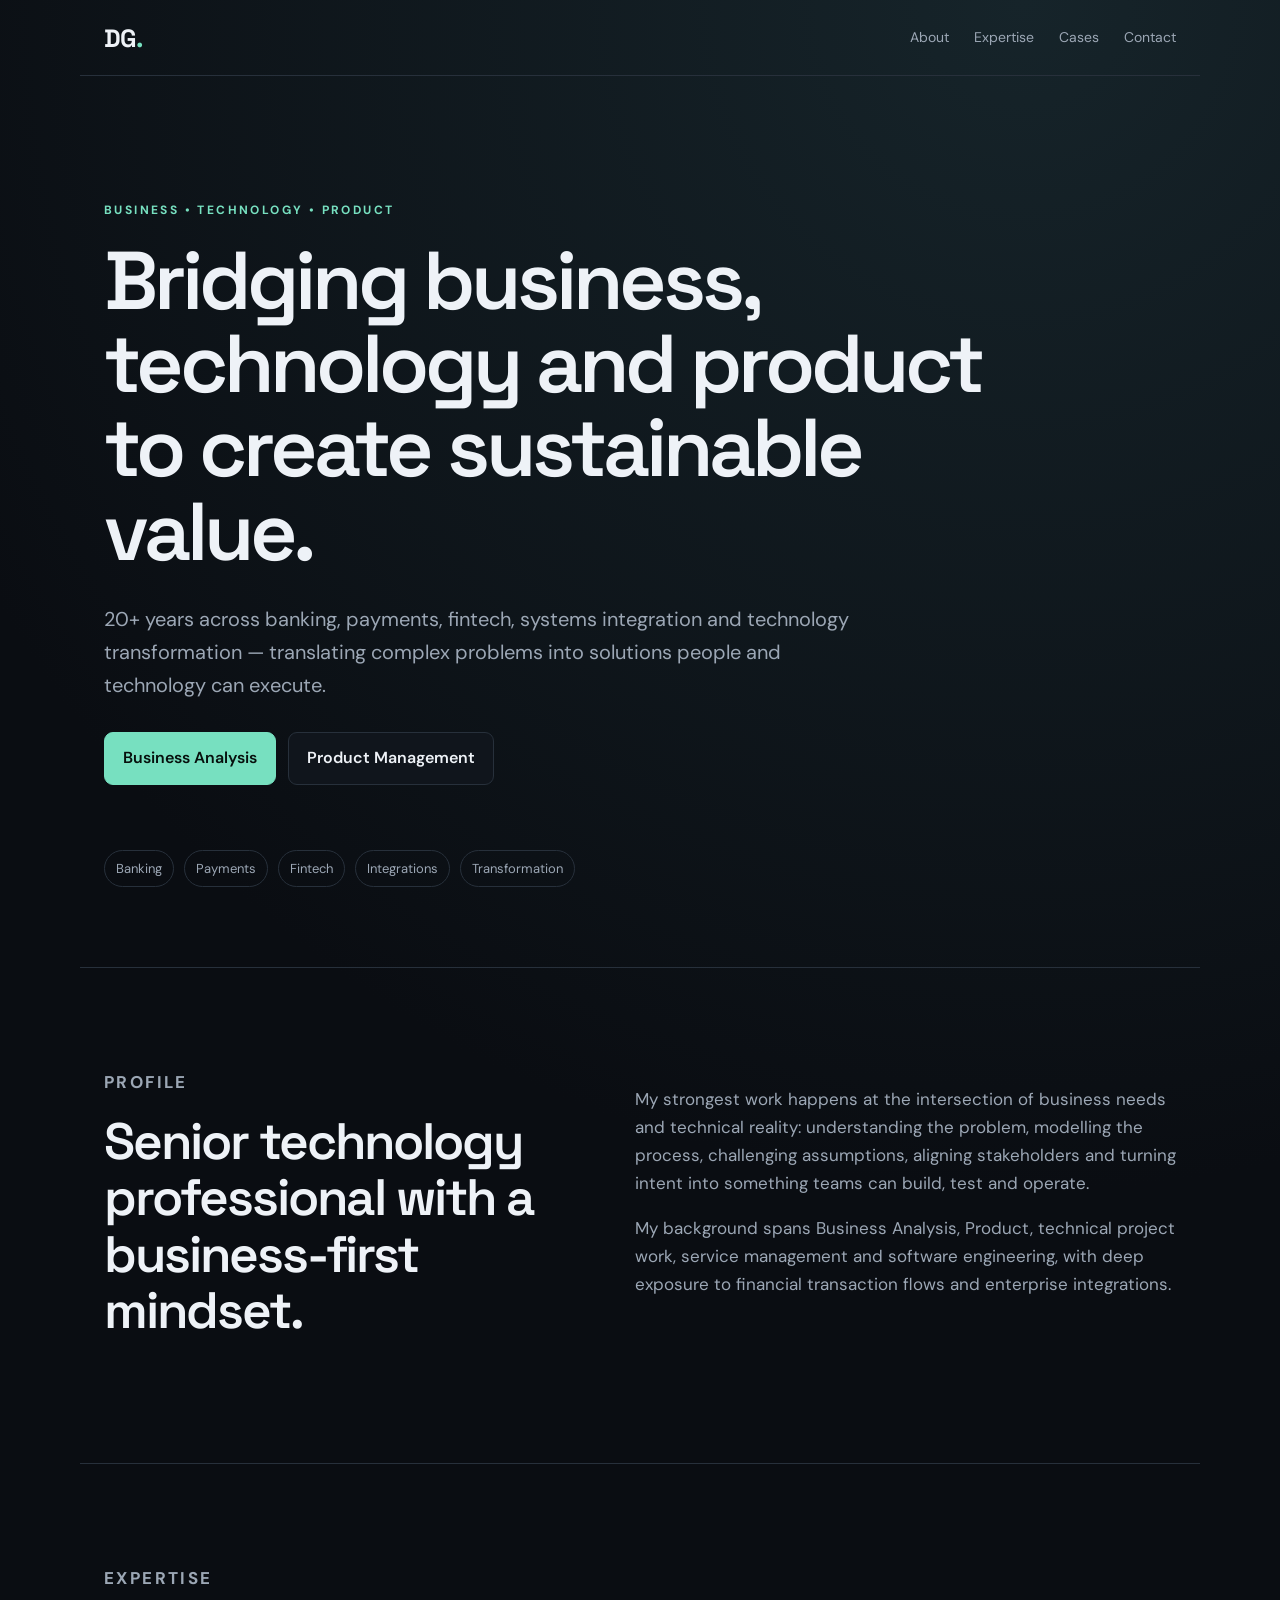
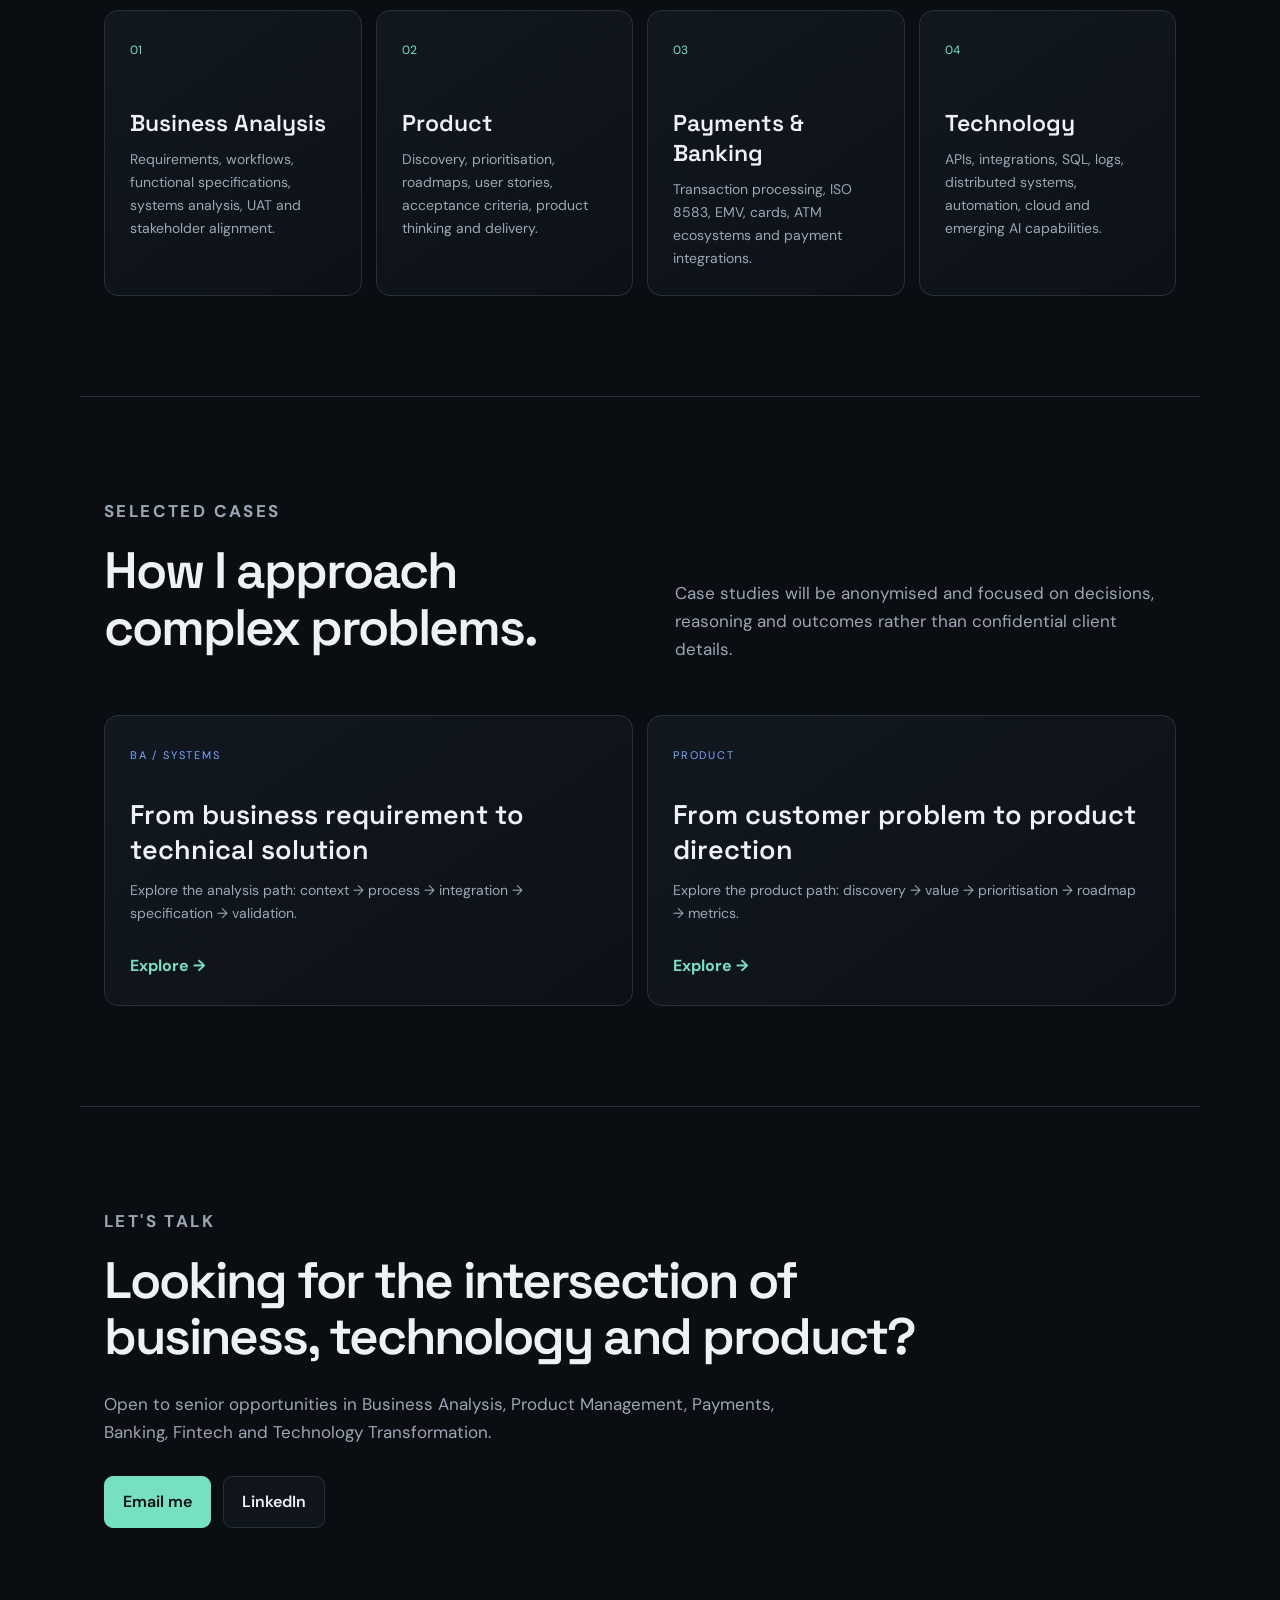
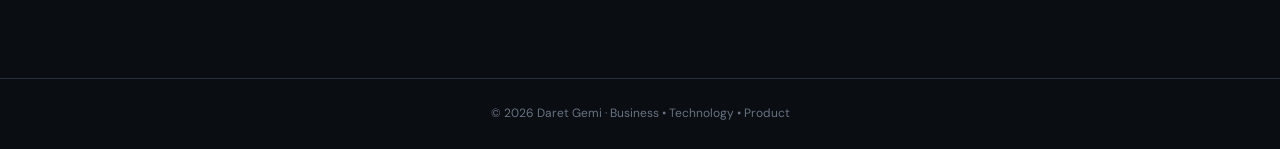
<file: index.html>
<!doctype html>
<html lang="en">
<head>
  <meta charset="utf-8">
  <meta name="viewport" content="width=device-width, initial-scale=1">
  <meta name="description" content="Daret Gemi — Senior Business Analyst, Product Owner and Product Manager focused on Banking, Payments and Fintech.">
  <title>Daret Gemi | Business • Technology • Product</title>
  <link rel="stylesheet" href="styles.css">
</head>
<body>
  <header class="nav"><a class="brand" href="./">DG<span>.</span></a><nav><a href="#about">About</a><a href="#expertise">Expertise</a><a href="#cases">Cases</a><a href="#contact">Contact</a></nav></header>
  <main>
    <section class="hero">
      <p class="eyebrow">BUSINESS • TECHNOLOGY • PRODUCT</p>
      <h1>Bridging business, technology and product to create sustainable value.</h1>
      <p class="lead">20+ years across banking, payments, fintech, systems integration and technology transformation — translating complex problems into solutions people and technology can execute.</p>
      <div class="actions"><a class="button primary" href="business-analysis/">Business Analysis</a><a class="button" href="product-management/">Product Management</a></div>
      <div class="signal"><span>Banking</span><span>Payments</span><span>Fintech</span><span>Integrations</span><span>Transformation</span></div>
    </section>
    <section id="about" class="section split"><div><p class="eyebrow">PROFILE</p><h2>Senior technology professional with a business-first mindset.</h2></div><div><p>My strongest work happens at the intersection of business needs and technical reality: understanding the problem, modelling the process, challenging assumptions, aligning stakeholders and turning intent into something teams can build, test and operate.</p><p>My background spans Business Analysis, Product, technical project work, service management and software engineering, with deep exposure to financial transaction flows and enterprise integrations.</p></div></section>
    <section id="expertise" class="section"><p class="eyebrow">EXPERTISE</p><div class="grid"><article><span class="number">01</span><h3>Business Analysis</h3><p>Requirements, workflows, functional specifications, systems analysis, UAT and stakeholder alignment.</p></article><article><span class="number">02</span><h3>Product</h3><p>Discovery, prioritisation, roadmaps, user stories, acceptance criteria, product thinking and delivery.</p></article><article><span class="number">03</span><h3>Payments & Banking</h3><p>Transaction processing, ISO 8583, EMV, cards, ATM ecosystems and payment integrations.</p></article><article><span class="number">04</span><h3>Technology</h3><p>APIs, integrations, SQL, logs, distributed systems, automation, cloud and emerging AI capabilities.</p></article></div></section>
    <section id="cases" class="section"><div class="section-head"><div><p class="eyebrow">SELECTED CASES</p><h2>How I approach complex problems.</h2></div><p>Case studies will be anonymised and focused on decisions, reasoning and outcomes rather than confidential client details.</p></div><div class="cases"><a href="business-analysis/" class="case"><span>BA / SYSTEMS</span><h3>From business requirement to technical solution</h3><p>Explore the analysis path: context → process → integration → specification → validation.</p><b>Explore →</b></a><a href="product-management/" class="case"><span>PRODUCT</span><h3>From customer problem to product direction</h3><p>Explore the product path: discovery → value → prioritisation → roadmap → metrics.</p><b>Explore →</b></a></div></section>
    <section id="contact" class="section contact"><p class="eyebrow">LET'S TALK</p><h2>Looking for the intersection of business, technology and product?</h2><p>Open to senior opportunities in Business Analysis, Product Management, Payments, Banking, Fintech and Technology Transformation.</p><div class="actions"><a class="button primary" href="mailto:dariogemi@gmail.com">Email me</a><a class="button" href="https://www.linkedin.com/in/dariogemi/">LinkedIn</a></div></section>
  </main>
  <footer>© 2026 Daret Gemi · Business • Technology • Product</footer>
</body>
</html>
</file>
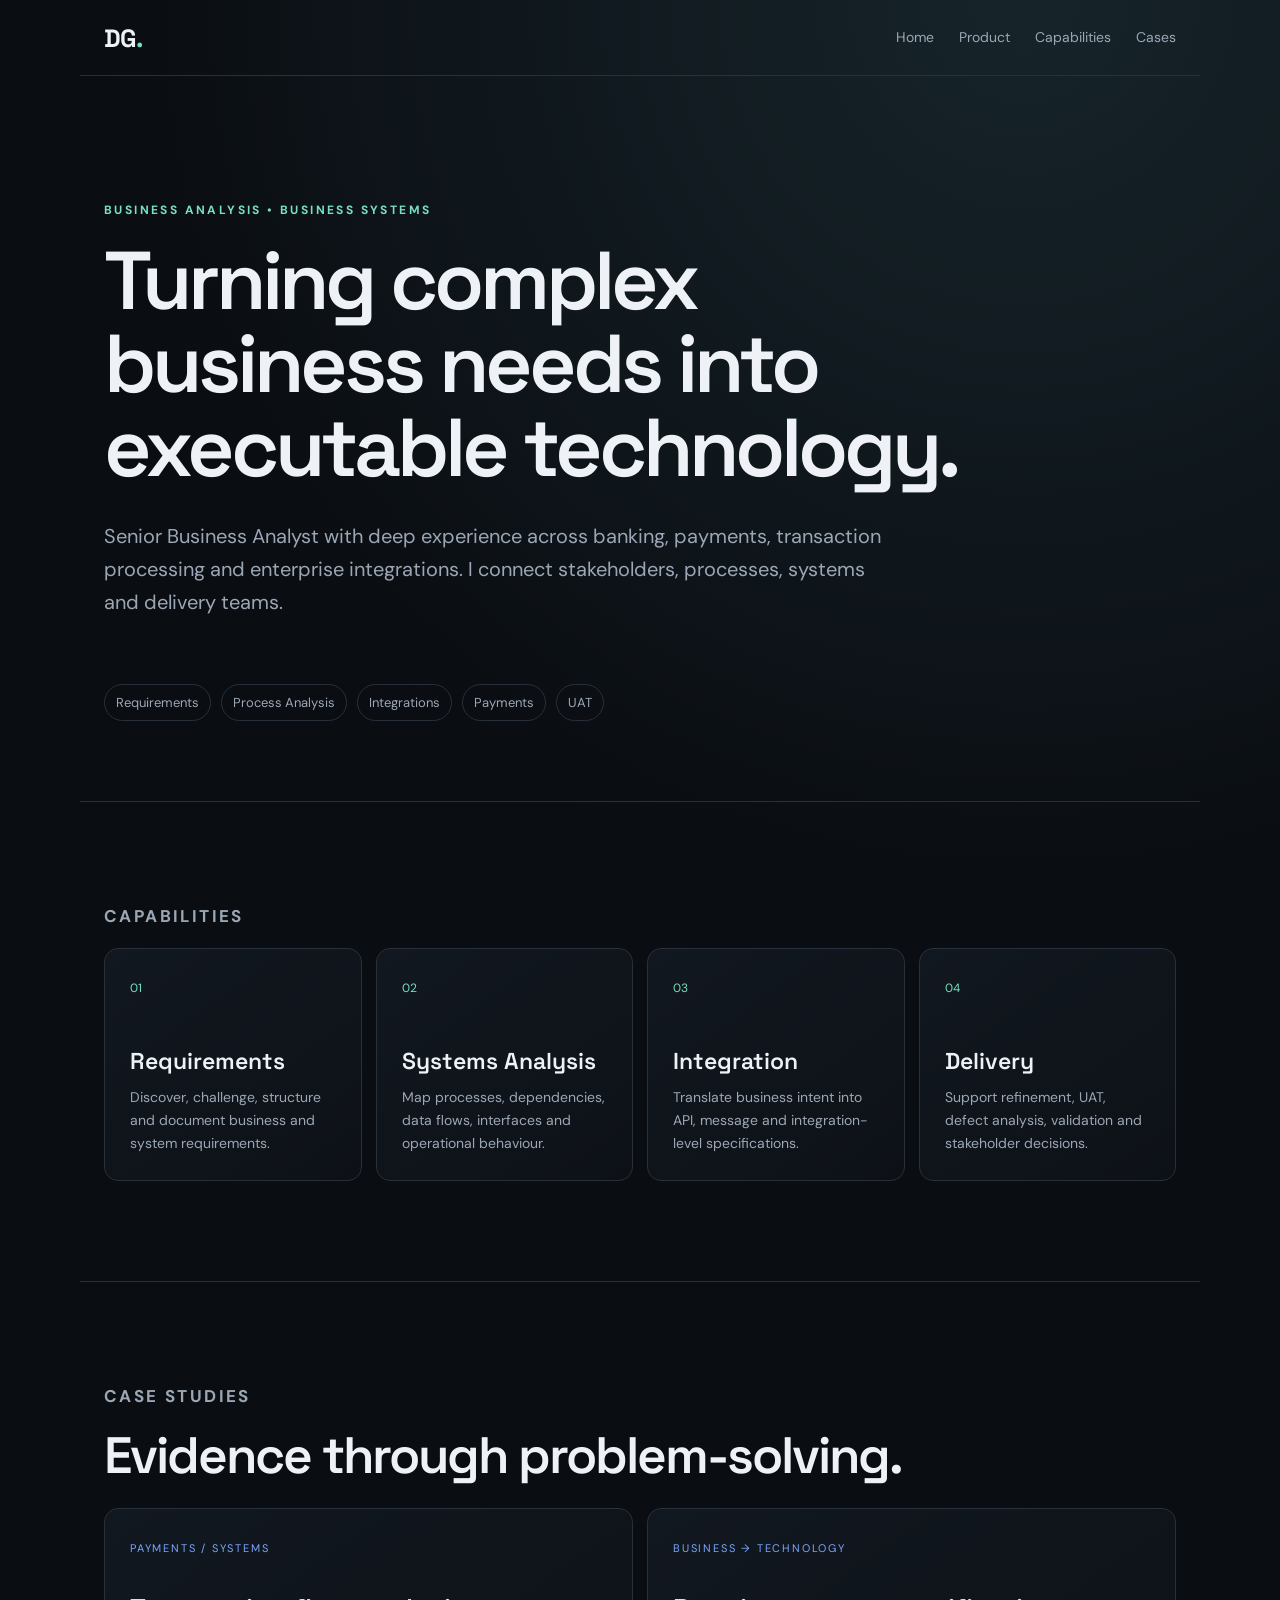
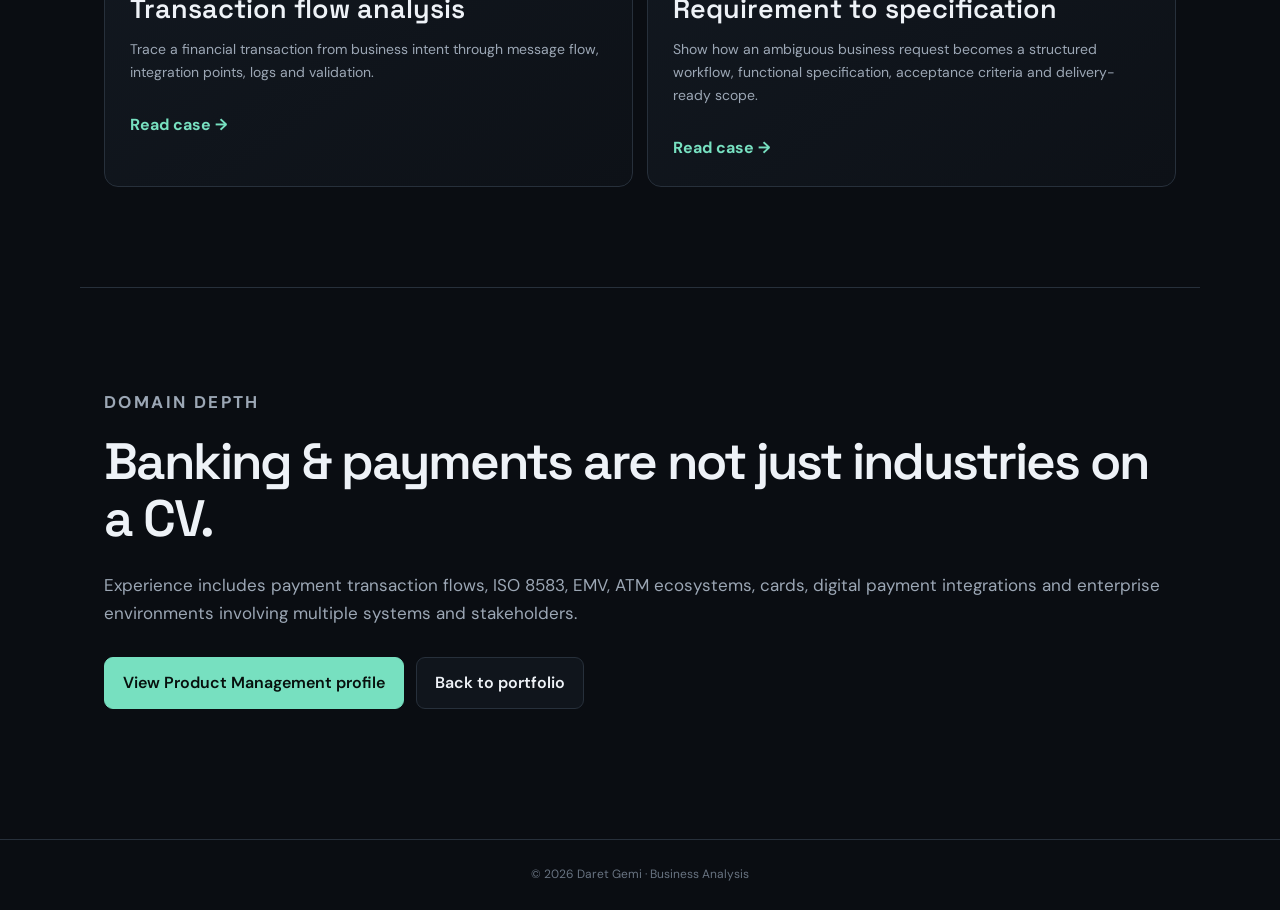
<file: business-analysis/index.html>
<!doctype html><html lang="en"><head><meta charset="utf-8"><meta name="viewport" content="width=device-width,initial-scale=1"><meta name="description" content="Daret Gemi — Senior Business Analyst / Business Systems Analyst focused on Banking, Payments and Fintech."><title>Business Analysis | Daret Gemi</title><link rel="stylesheet" href="../styles.css"></head><body><header class="nav"><a class="brand" href="../">DG<span>.</span></a><nav><a href="../">Home</a><a href="../product-management/">Product</a><a href="#capabilities">Capabilities</a><a href="#cases">Cases</a></nav></header><main><section class="hero"><p class="eyebrow">BUSINESS ANALYSIS • BUSINESS SYSTEMS</p><h1>Turning complex business needs into executable technology.</h1><p class="lead">Senior Business Analyst with deep experience across banking, payments, transaction processing and enterprise integrations. I connect stakeholders, processes, systems and delivery teams.</p><div class="signal"><span>Requirements</span><span>Process Analysis</span><span>Integrations</span><span>Payments</span><span>UAT</span></div></section><section id="capabilities" class="section"><p class="eyebrow">CAPABILITIES</p><div class="grid"><article><span class="number">01</span><h3>Requirements</h3><p>Discover, challenge, structure and document business and system requirements.</p></article><article><span class="number">02</span><h3>Systems Analysis</h3><p>Map processes, dependencies, data flows, interfaces and operational behaviour.</p></article><article><span class="number">03</span><h3>Integration</h3><p>Translate business intent into API, message and integration-level specifications.</p></article><article><span class="number">04</span><h3>Delivery</h3><p>Support refinement, UAT, defect analysis, validation and stakeholder decisions.</p></article></div></section><section id="cases" class="section"><p class="eyebrow">CASE STUDIES</p><h2>Evidence through problem-solving.</h2><div class="cases"><a class="case" href="cases/transaction-flow.html"><span>PAYMENTS / SYSTEMS</span><h3>Transaction flow analysis</h3><p>Trace a financial transaction from business intent through message flow, integration points, logs and validation.</p><b>Read case →</b></a><a class="case" href="cases/requirement-to-specification.html"><span>BUSINESS → TECHNOLOGY</span><h3>Requirement to specification</h3><p>Show how an ambiguous business request becomes a structured workflow, functional specification, acceptance criteria and delivery-ready scope.</p><b>Read case →</b></a></div></section><section class="section"><p class="eyebrow">DOMAIN DEPTH</p><h2>Banking & payments are not just industries on a CV.</h2><p>Experience includes payment transaction flows, ISO 8583, EMV, ATM ecosystems, cards, digital payment integrations and enterprise environments involving multiple systems and stakeholders.</p><div class="actions"><a class="button primary" href="../product-management/">View Product Management profile</a><a class="button" href="../">Back to portfolio</a></div></section></main><footer>© 2026 Daret Gemi · Business Analysis</footer></body></html>
</file>
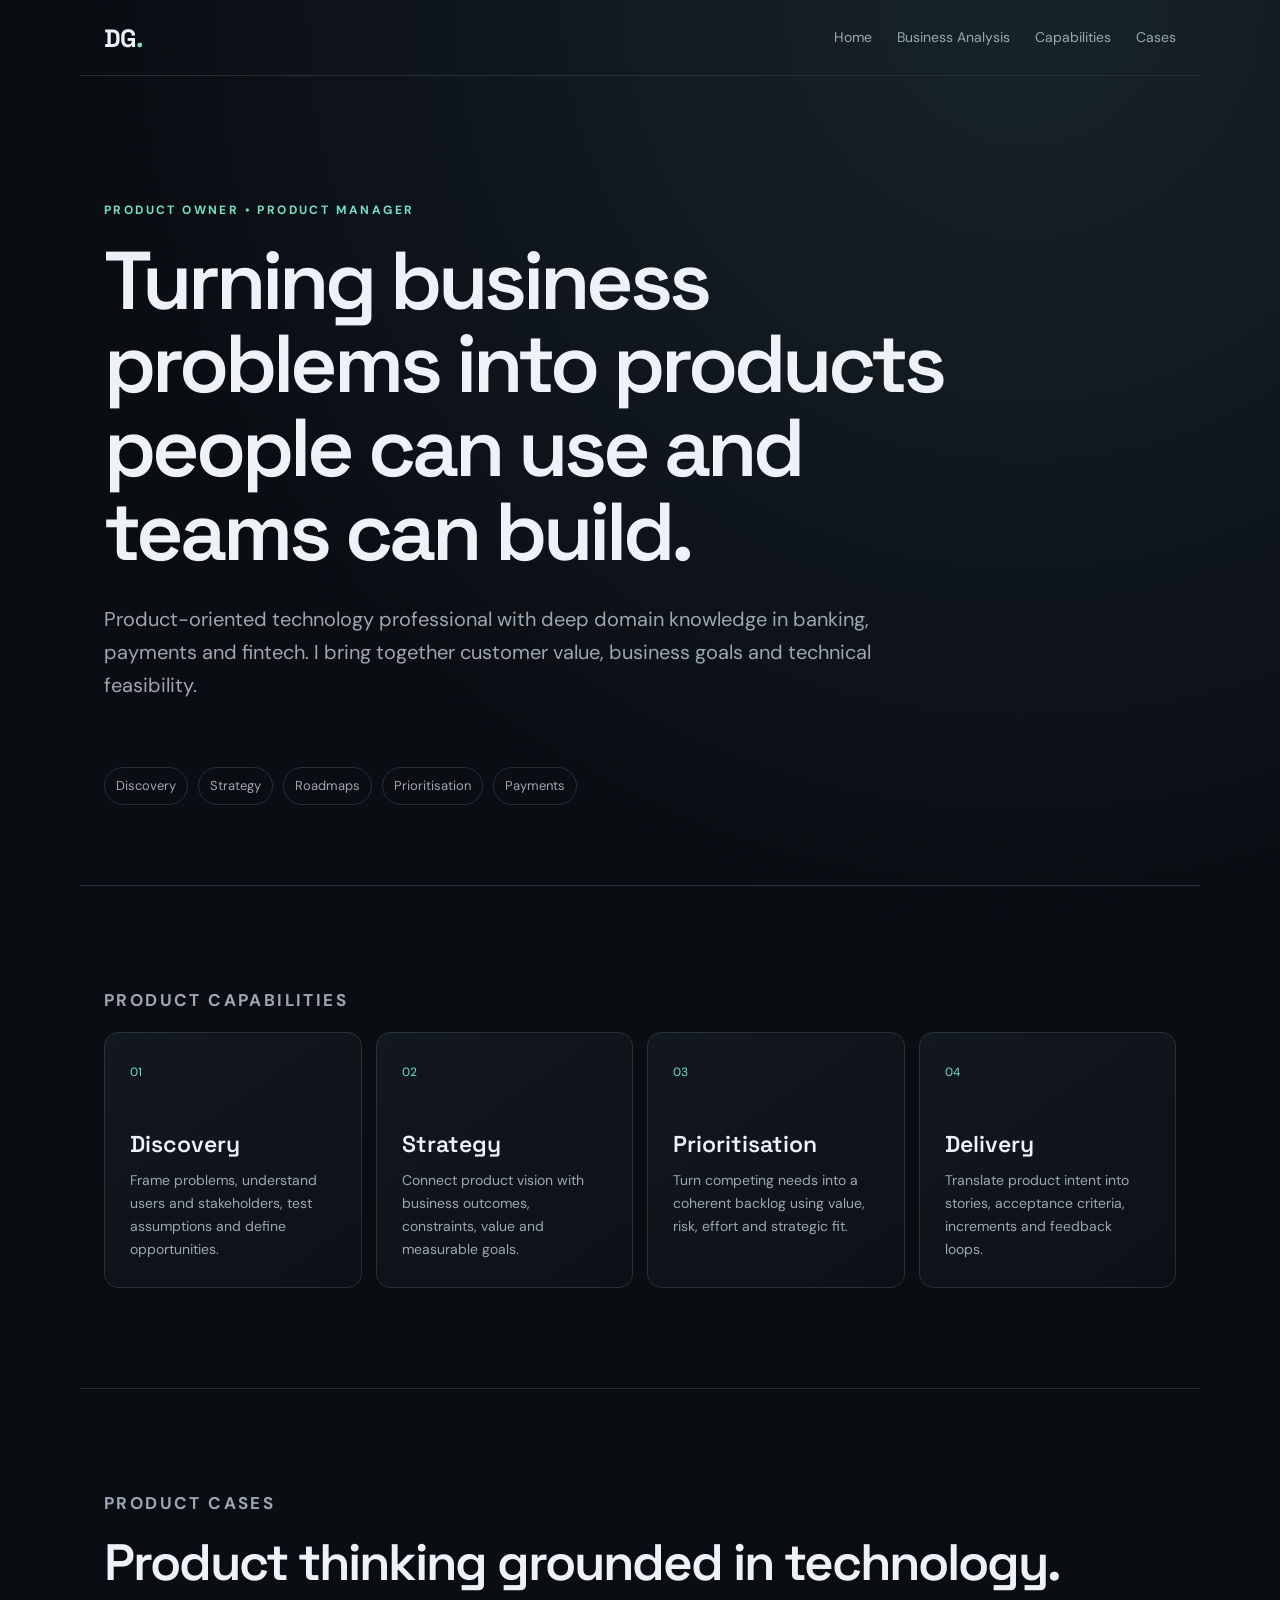
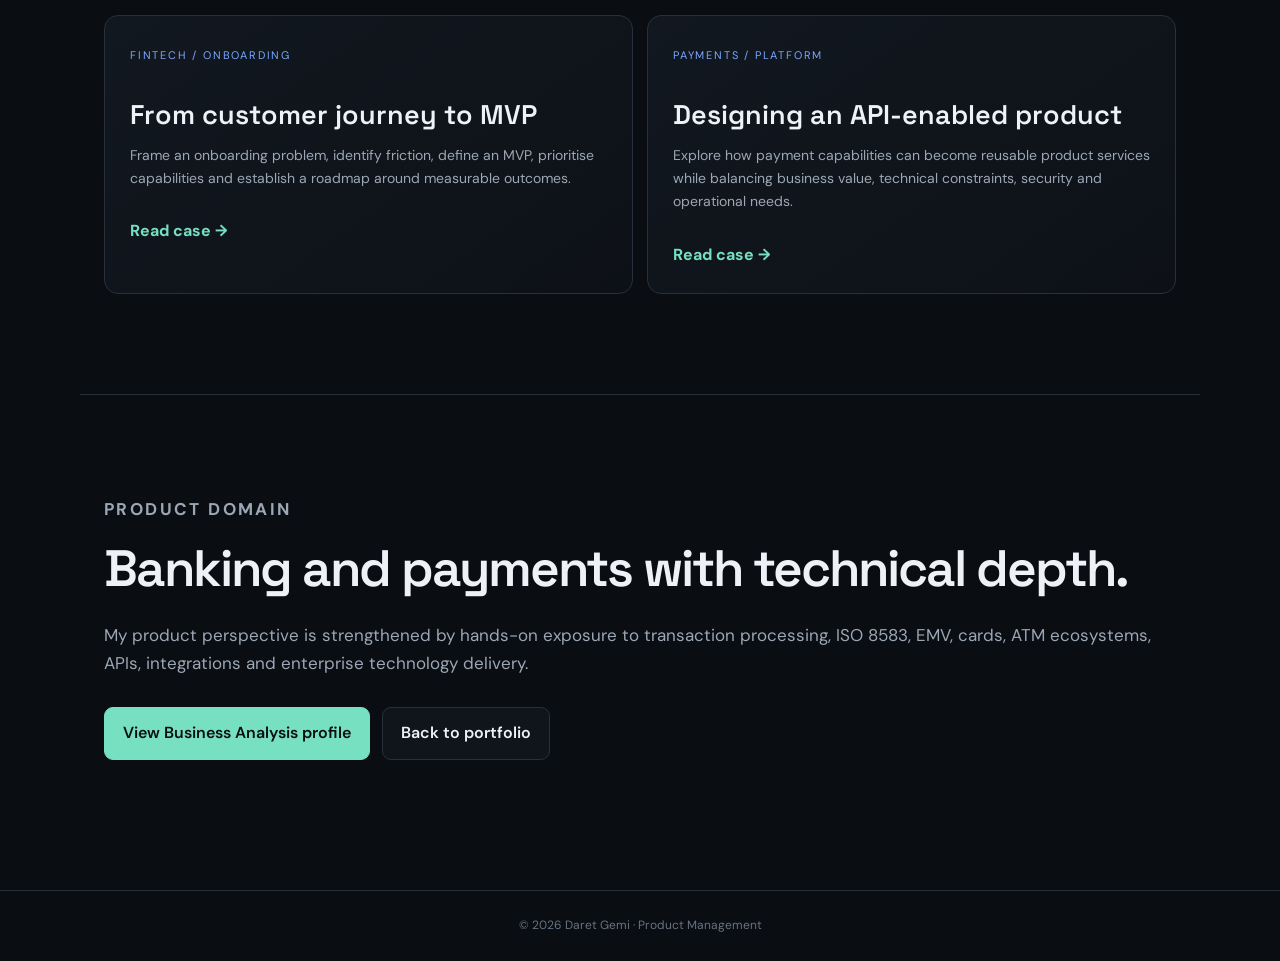
<file: product-management/index.html>
<!doctype html><html lang="en"><head><meta charset="utf-8"><meta name="viewport" content="width=device-width,initial-scale=1"><meta name="description" content="Daret Gemi — Product Owner / Product Manager focused on Banking, Payments and Fintech."><title>Product Management | Daret Gemi</title><link rel="stylesheet" href="../styles.css"></head><body><header class="nav"><a class="brand" href="../">DG<span>.</span></a><nav><a href="../">Home</a><a href="../business-analysis/">Business Analysis</a><a href="#capabilities">Capabilities</a><a href="#cases">Cases</a></nav></header><main><section class="hero"><p class="eyebrow">PRODUCT OWNER • PRODUCT MANAGER</p><h1>Turning business problems into products people can use and teams can build.</h1><p class="lead">Product-oriented technology professional with deep domain knowledge in banking, payments and fintech. I bring together customer value, business goals and technical feasibility.</p><div class="signal"><span>Discovery</span><span>Strategy</span><span>Roadmaps</span><span>Prioritisation</span><span>Payments</span></div></section><section id="capabilities" class="section"><p class="eyebrow">PRODUCT CAPABILITIES</p><div class="grid"><article><span class="number">01</span><h3>Discovery</h3><p>Frame problems, understand users and stakeholders, test assumptions and define opportunities.</p></article><article><span class="number">02</span><h3>Strategy</h3><p>Connect product vision with business outcomes, constraints, value and measurable goals.</p></article><article><span class="number">03</span><h3>Prioritisation</h3><p>Turn competing needs into a coherent backlog using value, risk, effort and strategic fit.</p></article><article><span class="number">04</span><h3>Delivery</h3><p>Translate product intent into stories, acceptance criteria, increments and feedback loops.</p></article></div></section><section id="cases" class="section"><p class="eyebrow">PRODUCT CASES</p><h2>Product thinking grounded in technology.</h2><div class="cases"><a class="case" href="cases/onboarding-mvp.html"><span>FINTECH / ONBOARDING</span><h3>From customer journey to MVP</h3><p>Frame an onboarding problem, identify friction, define an MVP, prioritise capabilities and establish a roadmap around measurable outcomes.</p><b>Read case →</b></a><a class="case" href="cases/payment-api-product.html"><span>PAYMENTS / PLATFORM</span><h3>Designing an API-enabled product</h3><p>Explore how payment capabilities can become reusable product services while balancing business value, technical constraints, security and operational needs.</p><b>Read case →</b></a></div></section><section class="section"><p class="eyebrow">PRODUCT DOMAIN</p><h2>Banking and payments with technical depth.</h2><p>My product perspective is strengthened by hands-on exposure to transaction processing, ISO 8583, EMV, cards, ATM ecosystems, APIs, integrations and enterprise technology delivery.</p><div class="actions"><a class="button primary" href="../business-analysis/">View Business Analysis profile</a><a class="button" href="../">Back to portfolio</a></div></section></main><footer>© 2026 Daret Gemi · Product Management</footer></body></html>
</file>
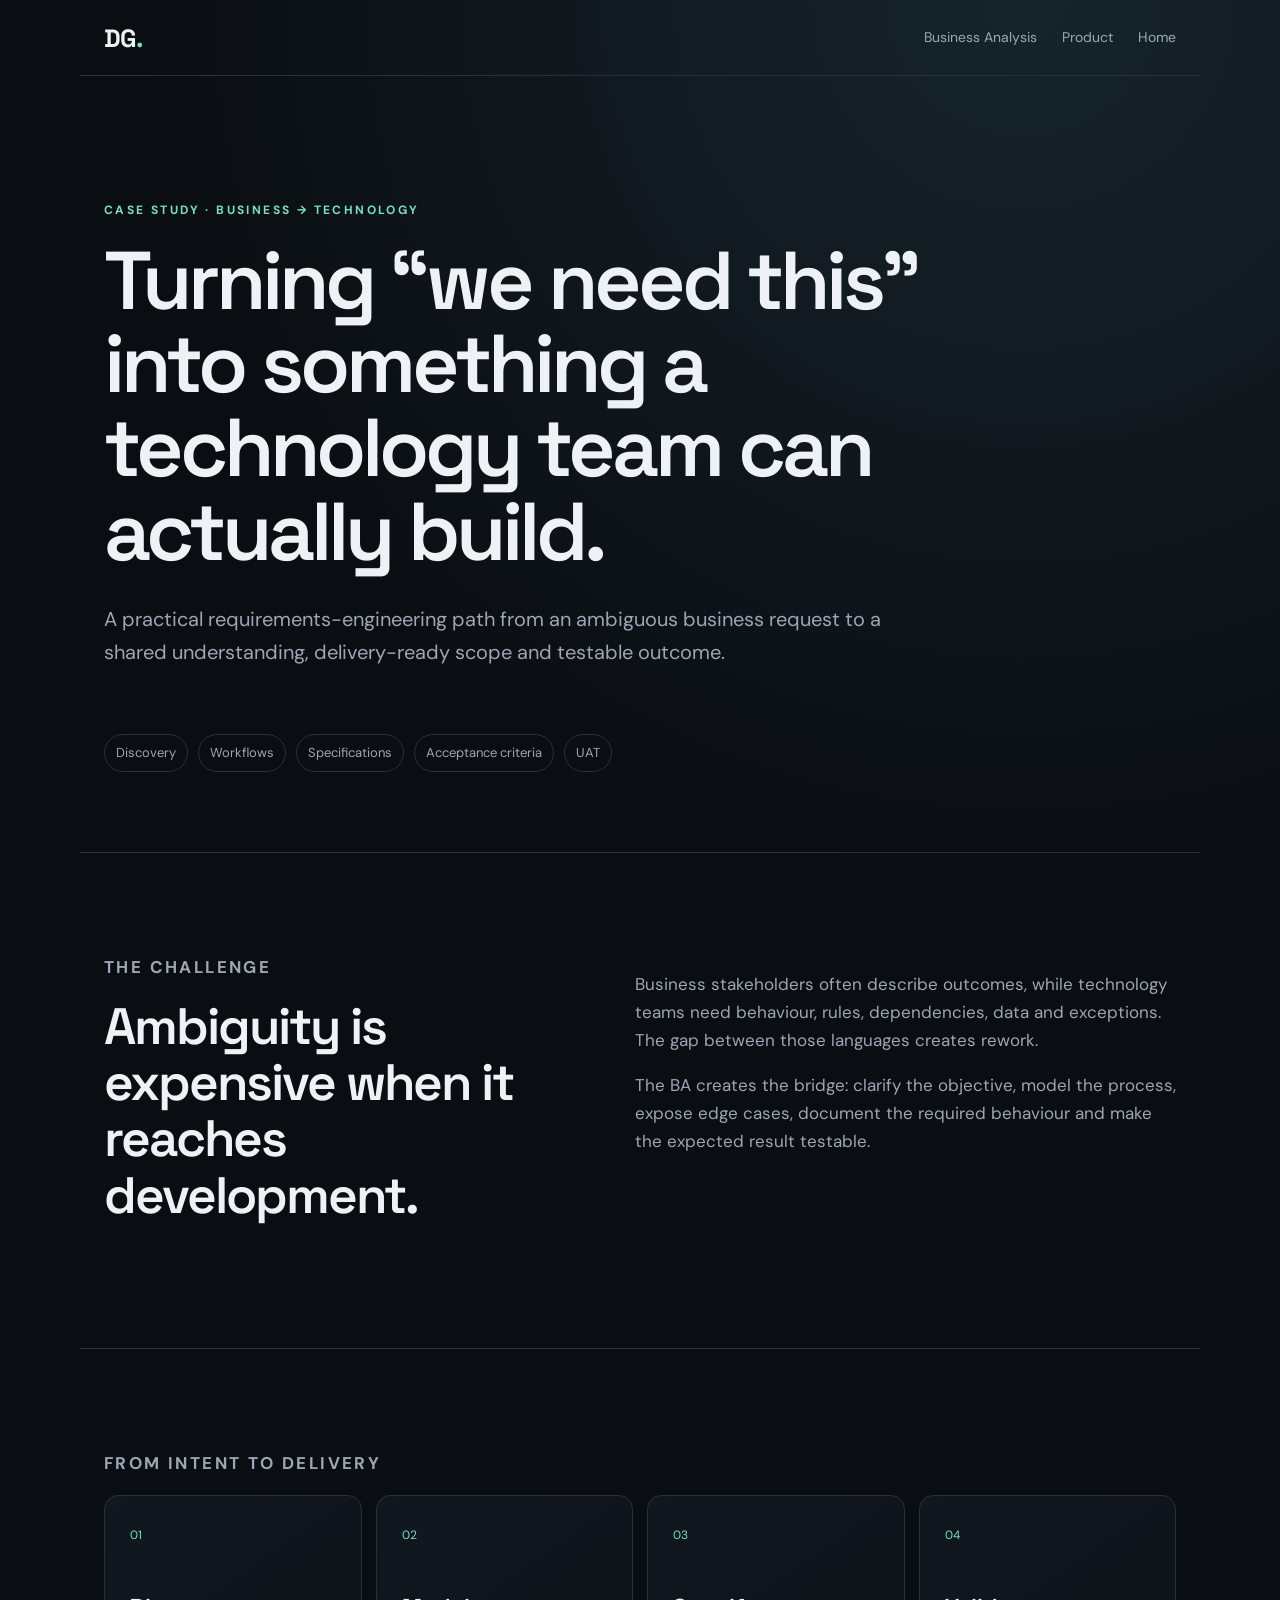
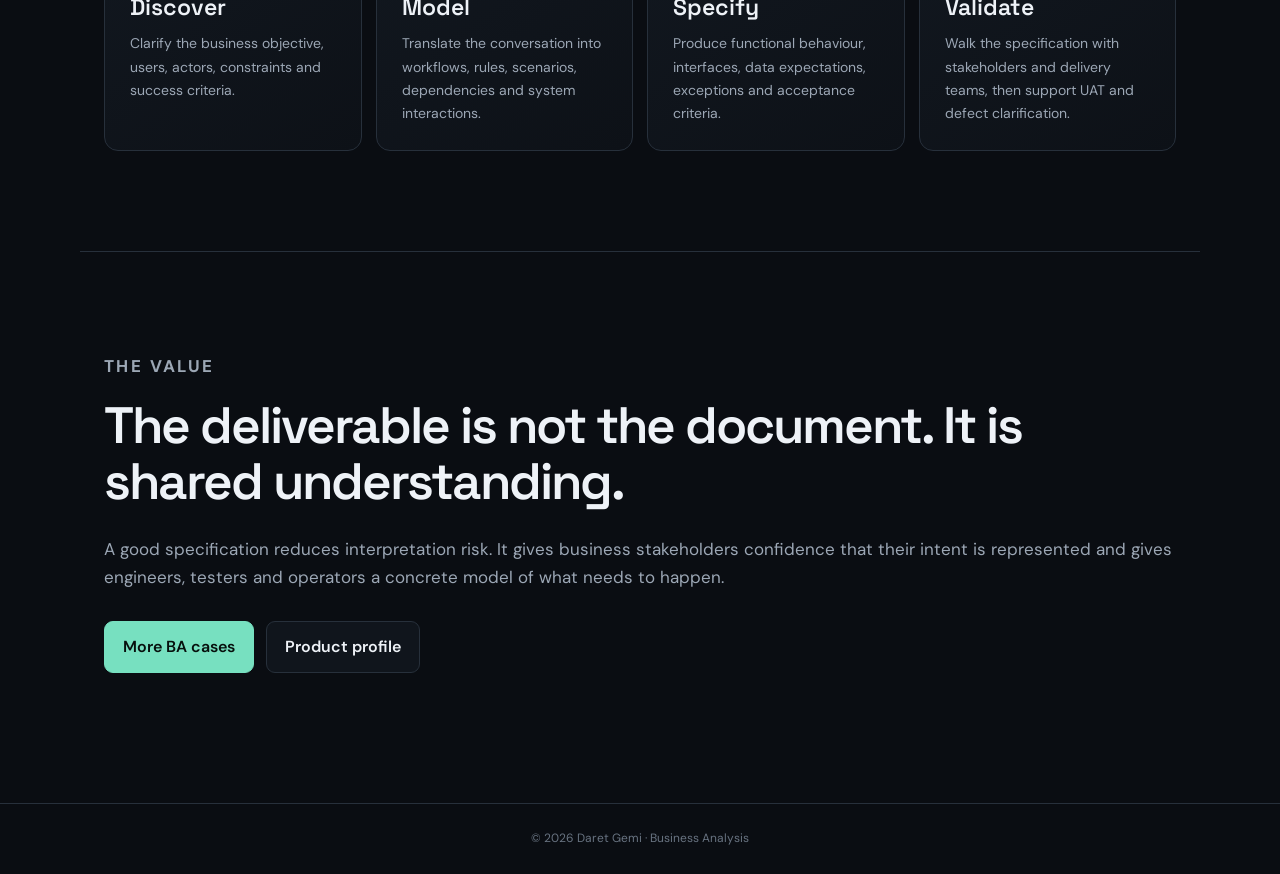
<file: business-analysis/cases/requirement-to-specification.html>
<!doctype html><html lang="en"><head><meta charset="utf-8"><meta name="viewport" content="width=device-width,initial-scale=1"><meta name="description" content="Case study — turning business requirements into delivery-ready specifications by Daret Gemi."><title>Requirement to Specification | Daret Gemi</title><link rel="stylesheet" href="../../styles.css"></head><body><header class="nav"><a class="brand" href="../../">DG<span>.</span></a><nav><a href="../">Business Analysis</a><a href="../../product-management/">Product</a><a href="../../">Home</a></nav></header><main><section class="hero"><p class="eyebrow">CASE STUDY · BUSINESS → TECHNOLOGY</p><h1>Turning “we need this” into something a technology team can actually build.</h1><p class="lead">A practical requirements-engineering path from an ambiguous business request to a shared understanding, delivery-ready scope and testable outcome.</p><div class="signal"><span>Discovery</span><span>Workflows</span><span>Specifications</span><span>Acceptance criteria</span><span>UAT</span></div></section><section class="section split"><div><p class="eyebrow">THE CHALLENGE</p><h2>Ambiguity is expensive when it reaches development.</h2></div><div><p>Business stakeholders often describe outcomes, while technology teams need behaviour, rules, dependencies, data and exceptions. The gap between those languages creates rework.</p><p>The BA creates the bridge: clarify the objective, model the process, expose edge cases, document the required behaviour and make the expected result testable.</p></div></section><section class="section"><p class="eyebrow">FROM INTENT TO DELIVERY</p><div class="grid"><article><span class="number">01</span><h3>Discover</h3><p>Clarify the business objective, users, actors, constraints and success criteria.</p></article><article><span class="number">02</span><h3>Model</h3><p>Translate the conversation into workflows, rules, scenarios, dependencies and system interactions.</p></article><article><span class="number">03</span><h3>Specify</h3><p>Produce functional behaviour, interfaces, data expectations, exceptions and acceptance criteria.</p></article><article><span class="number">04</span><h3>Validate</h3><p>Walk the specification with stakeholders and delivery teams, then support UAT and defect clarification.</p></article></div></section><section class="section"><p class="eyebrow">THE VALUE</p><h2>The deliverable is not the document. It is shared understanding.</h2><p>A good specification reduces interpretation risk. It gives business stakeholders confidence that their intent is represented and gives engineers, testers and operators a concrete model of what needs to happen.</p><div class="actions"><a class="button primary" href="../">More BA cases</a><a class="button" href="../../product-management/">Product profile</a></div></section></main><footer>© 2026 Daret Gemi · Business Analysis</footer></body></html>
</file>
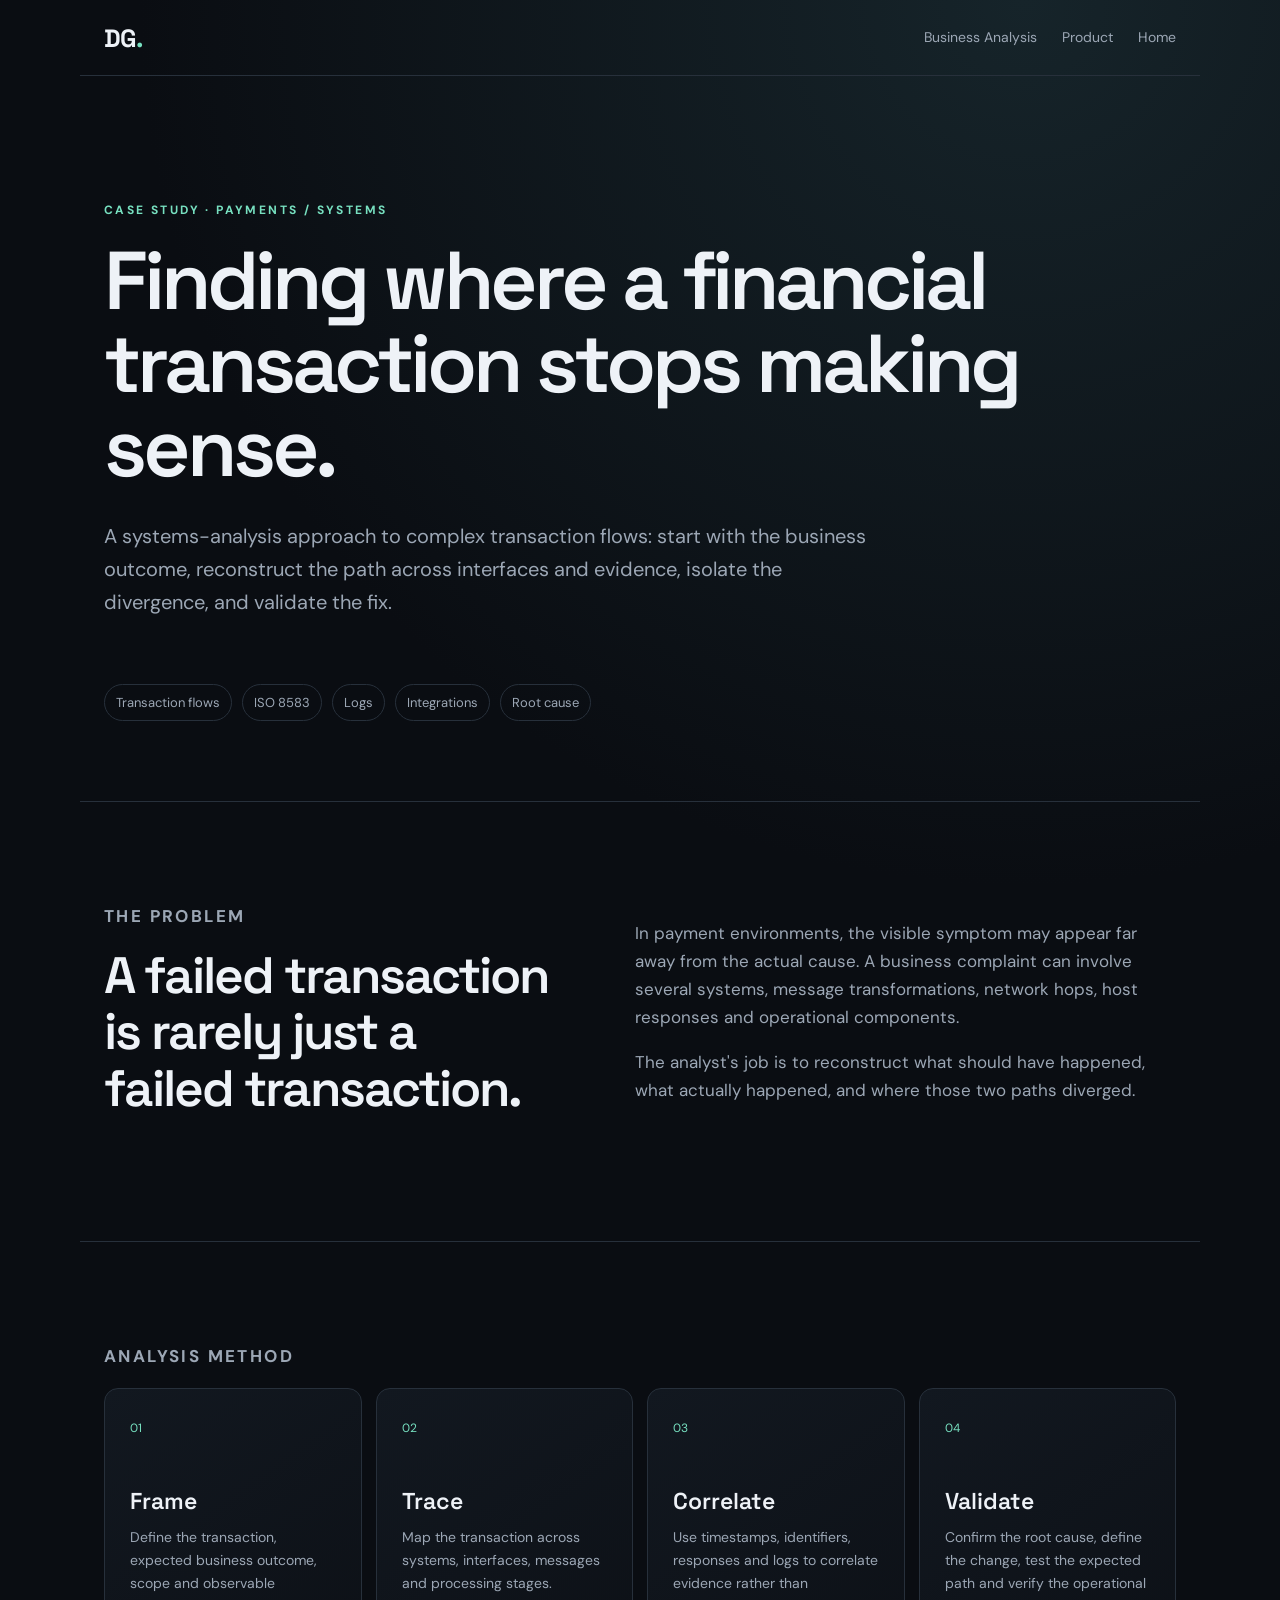
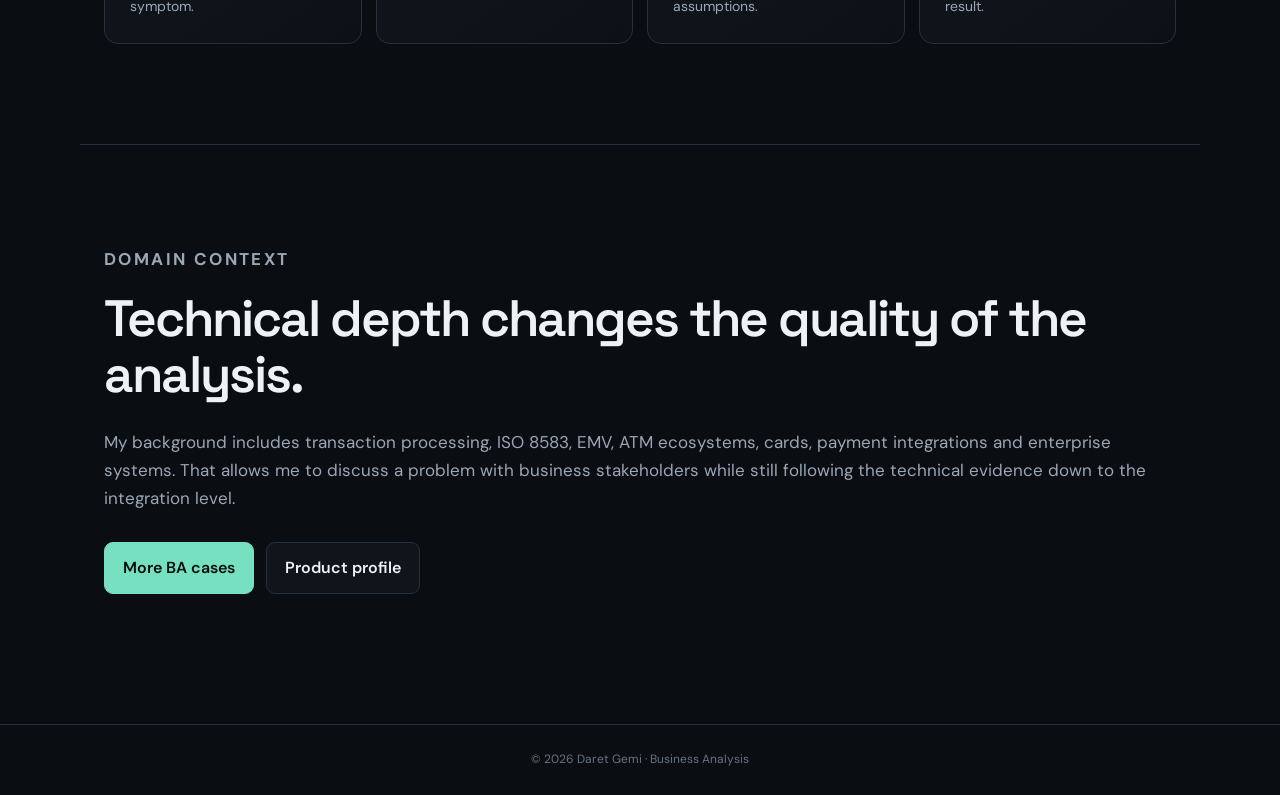
<file: business-analysis/cases/transaction-flow.html>
<!doctype html><html lang="en"><head><meta charset="utf-8"><meta name="viewport" content="width=device-width,initial-scale=1"><meta name="description" content="Case study — transaction flow analysis in banking and payments by Daret Gemi."><title>Transaction Flow Analysis | Daret Gemi</title><link rel="stylesheet" href="../../styles.css"></head><body><header class="nav"><a class="brand" href="../../">DG<span>.</span></a><nav><a href="../">Business Analysis</a><a href="../../product-management/">Product</a><a href="../../">Home</a></nav></header><main><section class="hero"><p class="eyebrow">CASE STUDY · PAYMENTS / SYSTEMS</p><h1>Finding where a financial transaction stops making sense.</h1><p class="lead">A systems-analysis approach to complex transaction flows: start with the business outcome, reconstruct the path across interfaces and evidence, isolate the divergence, and validate the fix.</p><div class="signal"><span>Transaction flows</span><span>ISO 8583</span><span>Logs</span><span>Integrations</span><span>Root cause</span></div></section><section class="section split"><div><p class="eyebrow">THE PROBLEM</p><h2>A failed transaction is rarely just a failed transaction.</h2></div><div><p>In payment environments, the visible symptom may appear far away from the actual cause. A business complaint can involve several systems, message transformations, network hops, host responses and operational components.</p><p>The analyst's job is to reconstruct what should have happened, what actually happened, and where those two paths diverged.</p></div></section><section class="section"><p class="eyebrow">ANALYSIS METHOD</p><div class="grid"><article><span class="number">01</span><h3>Frame</h3><p>Define the transaction, expected business outcome, scope and observable symptom.</p></article><article><span class="number">02</span><h3>Trace</h3><p>Map the transaction across systems, interfaces, messages and processing stages.</p></article><article><span class="number">03</span><h3>Correlate</h3><p>Use timestamps, identifiers, responses and logs to correlate evidence rather than assumptions.</p></article><article><span class="number">04</span><h3>Validate</h3><p>Confirm the root cause, define the change, test the expected path and verify the operational result.</p></article></div></section><section class="section"><p class="eyebrow">DOMAIN CONTEXT</p><h2>Technical depth changes the quality of the analysis.</h2><p>My background includes transaction processing, ISO 8583, EMV, ATM ecosystems, cards, payment integrations and enterprise systems. That allows me to discuss a problem with business stakeholders while still following the technical evidence down to the integration level.</p><div class="actions"><a class="button primary" href="../">More BA cases</a><a class="button" href="../../product-management/">Product profile</a></div></section></main><footer>© 2026 Daret Gemi · Business Analysis</footer></body></html>
</file>
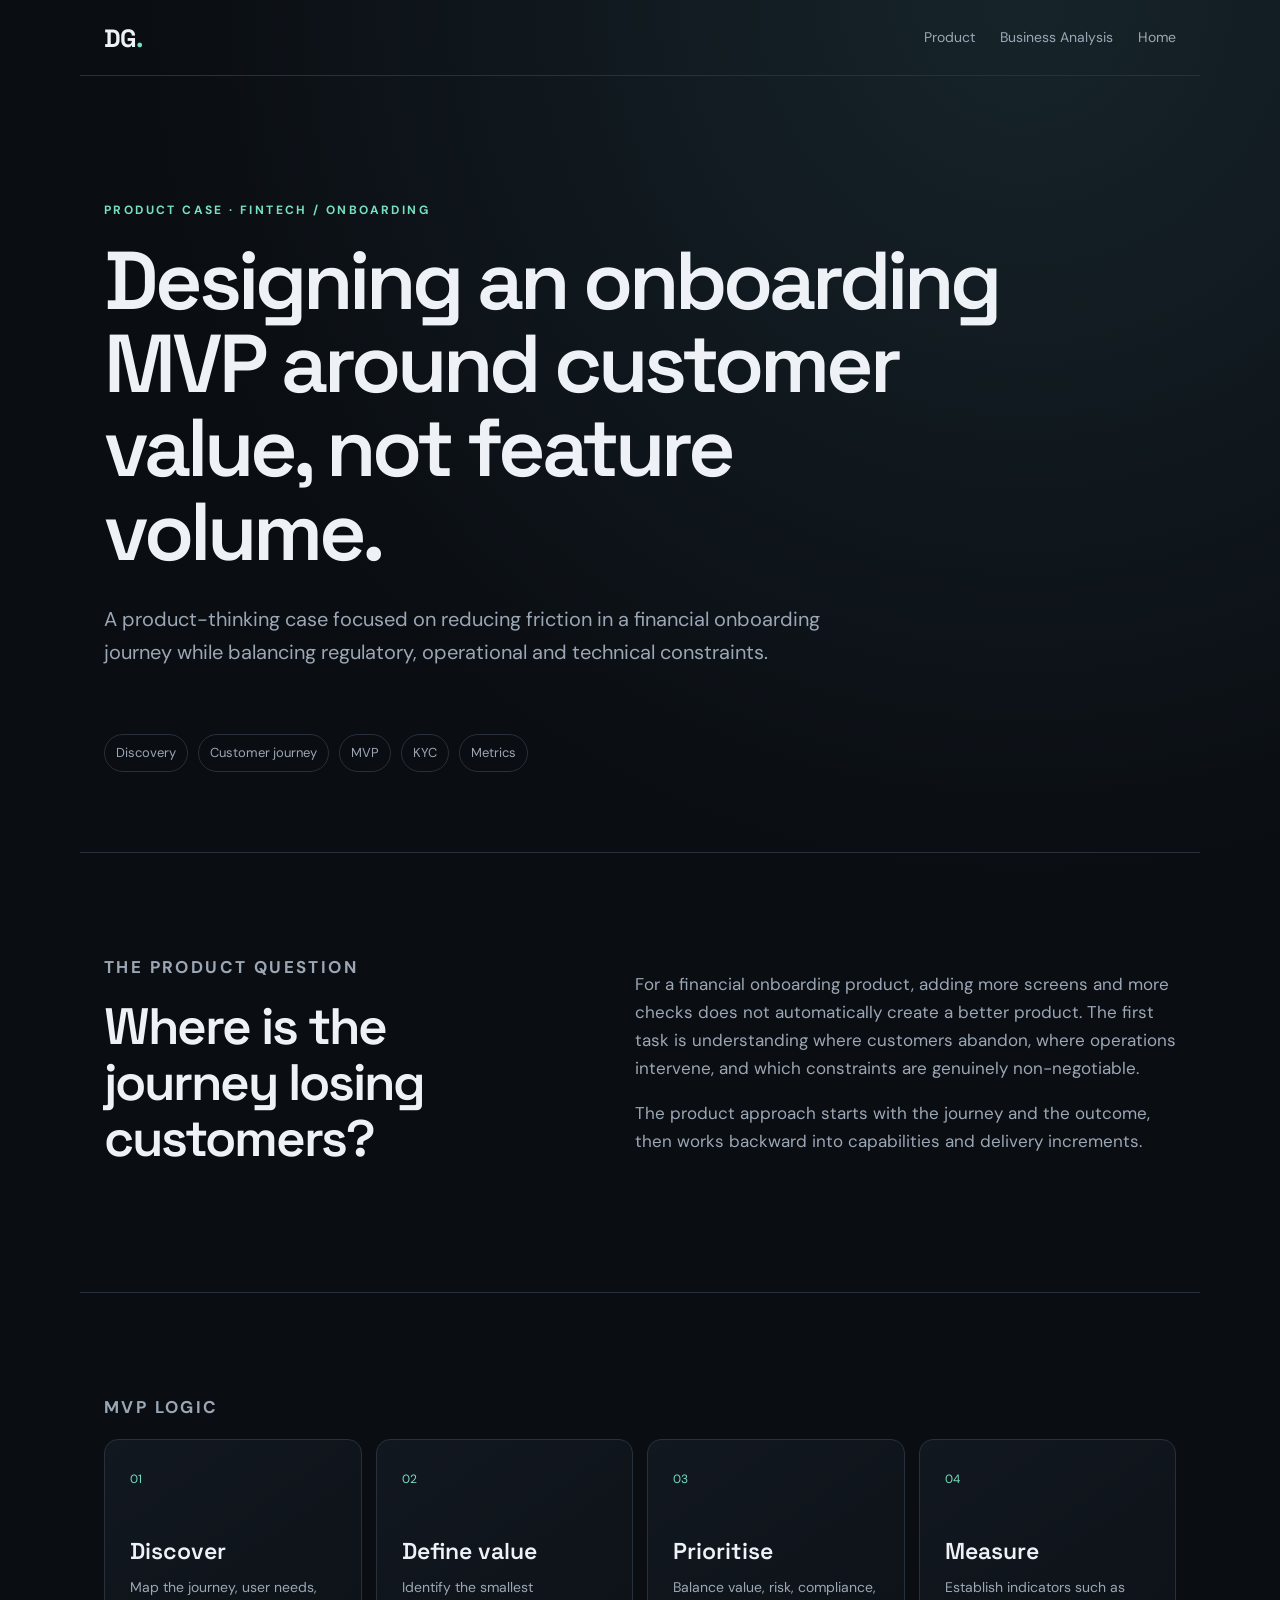
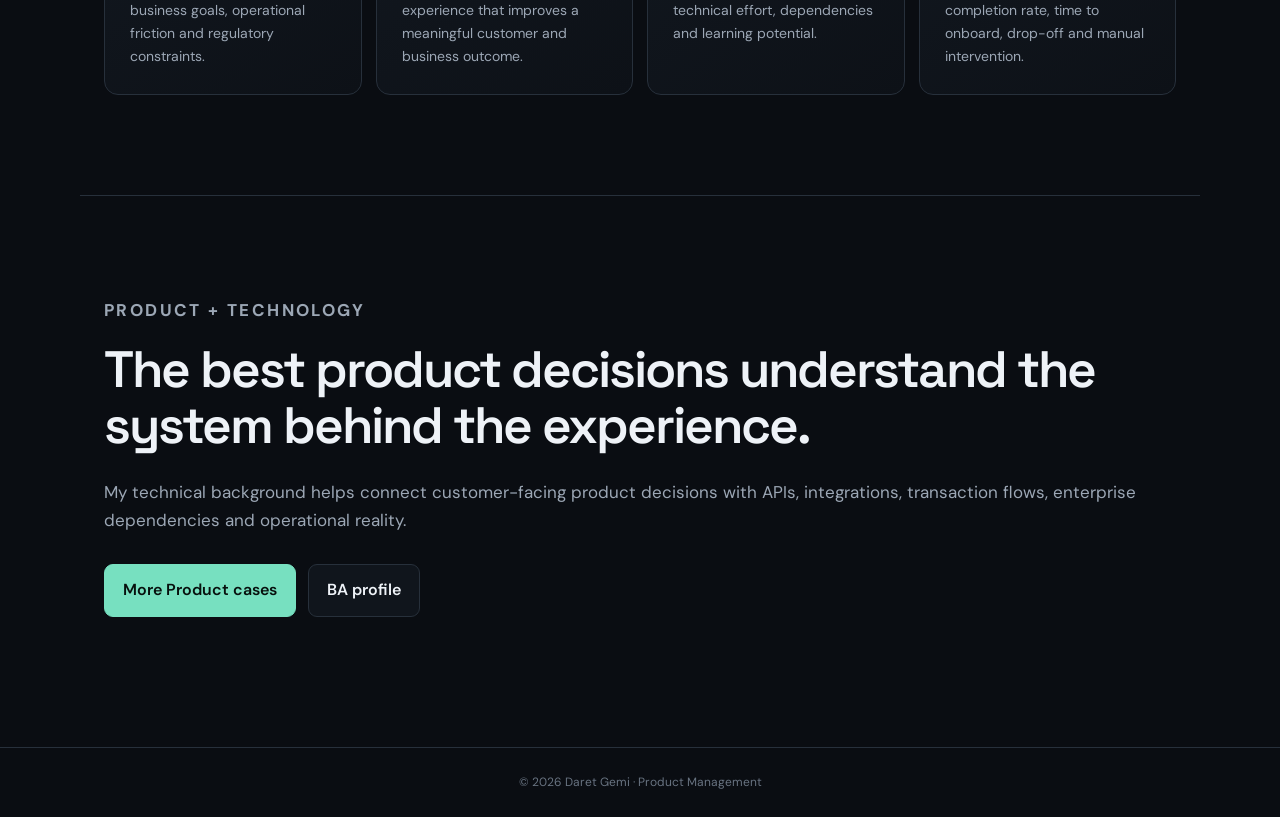
<file: product-management/cases/onboarding-mvp.html>
<!doctype html><html lang="en"><head><meta charset="utf-8"><meta name="viewport" content="width=device-width,initial-scale=1"><meta name="description" content="Product case study — fintech onboarding MVP thinking by Daret Gemi."><title>Fintech Onboarding MVP | Daret Gemi</title><link rel="stylesheet" href="../../styles.css"></head><body><header class="nav"><a class="brand" href="../../">DG<span>.</span></a><nav><a href="../">Product</a><a href="../../business-analysis/">Business Analysis</a><a href="../../">Home</a></nav></header><main><section class="hero"><p class="eyebrow">PRODUCT CASE · FINTECH / ONBOARDING</p><h1>Designing an onboarding MVP around customer value, not feature volume.</h1><p class="lead">A product-thinking case focused on reducing friction in a financial onboarding journey while balancing regulatory, operational and technical constraints.</p><div class="signal"><span>Discovery</span><span>Customer journey</span><span>MVP</span><span>KYC</span><span>Metrics</span></div></section><section class="section split"><div><p class="eyebrow">THE PRODUCT QUESTION</p><h2>Where is the journey losing customers?</h2></div><div><p>For a financial onboarding product, adding more screens and more checks does not automatically create a better product. The first task is understanding where customers abandon, where operations intervene, and which constraints are genuinely non-negotiable.</p><p>The product approach starts with the journey and the outcome, then works backward into capabilities and delivery increments.</p></div></section><section class="section"><p class="eyebrow">MVP LOGIC</p><div class="grid"><article><span class="number">01</span><h3>Discover</h3><p>Map the journey, user needs, business goals, operational friction and regulatory constraints.</p></article><article><span class="number">02</span><h3>Define value</h3><p>Identify the smallest experience that improves a meaningful customer and business outcome.</p></article><article><span class="number">03</span><h3>Prioritise</h3><p>Balance value, risk, compliance, technical effort, dependencies and learning potential.</p></article><article><span class="number">04</span><h3>Measure</h3><p>Establish indicators such as completion rate, time to onboard, drop-off and manual intervention.</p></article></div></section><section class="section"><p class="eyebrow">PRODUCT + TECHNOLOGY</p><h2>The best product decisions understand the system behind the experience.</h2><p>My technical background helps connect customer-facing product decisions with APIs, integrations, transaction flows, enterprise dependencies and operational reality.</p><div class="actions"><a class="button primary" href="../">More Product cases</a><a class="button" href="../../business-analysis/">BA profile</a></div></section></main><footer>© 2026 Daret Gemi · Product Management</footer></body></html>
</file>
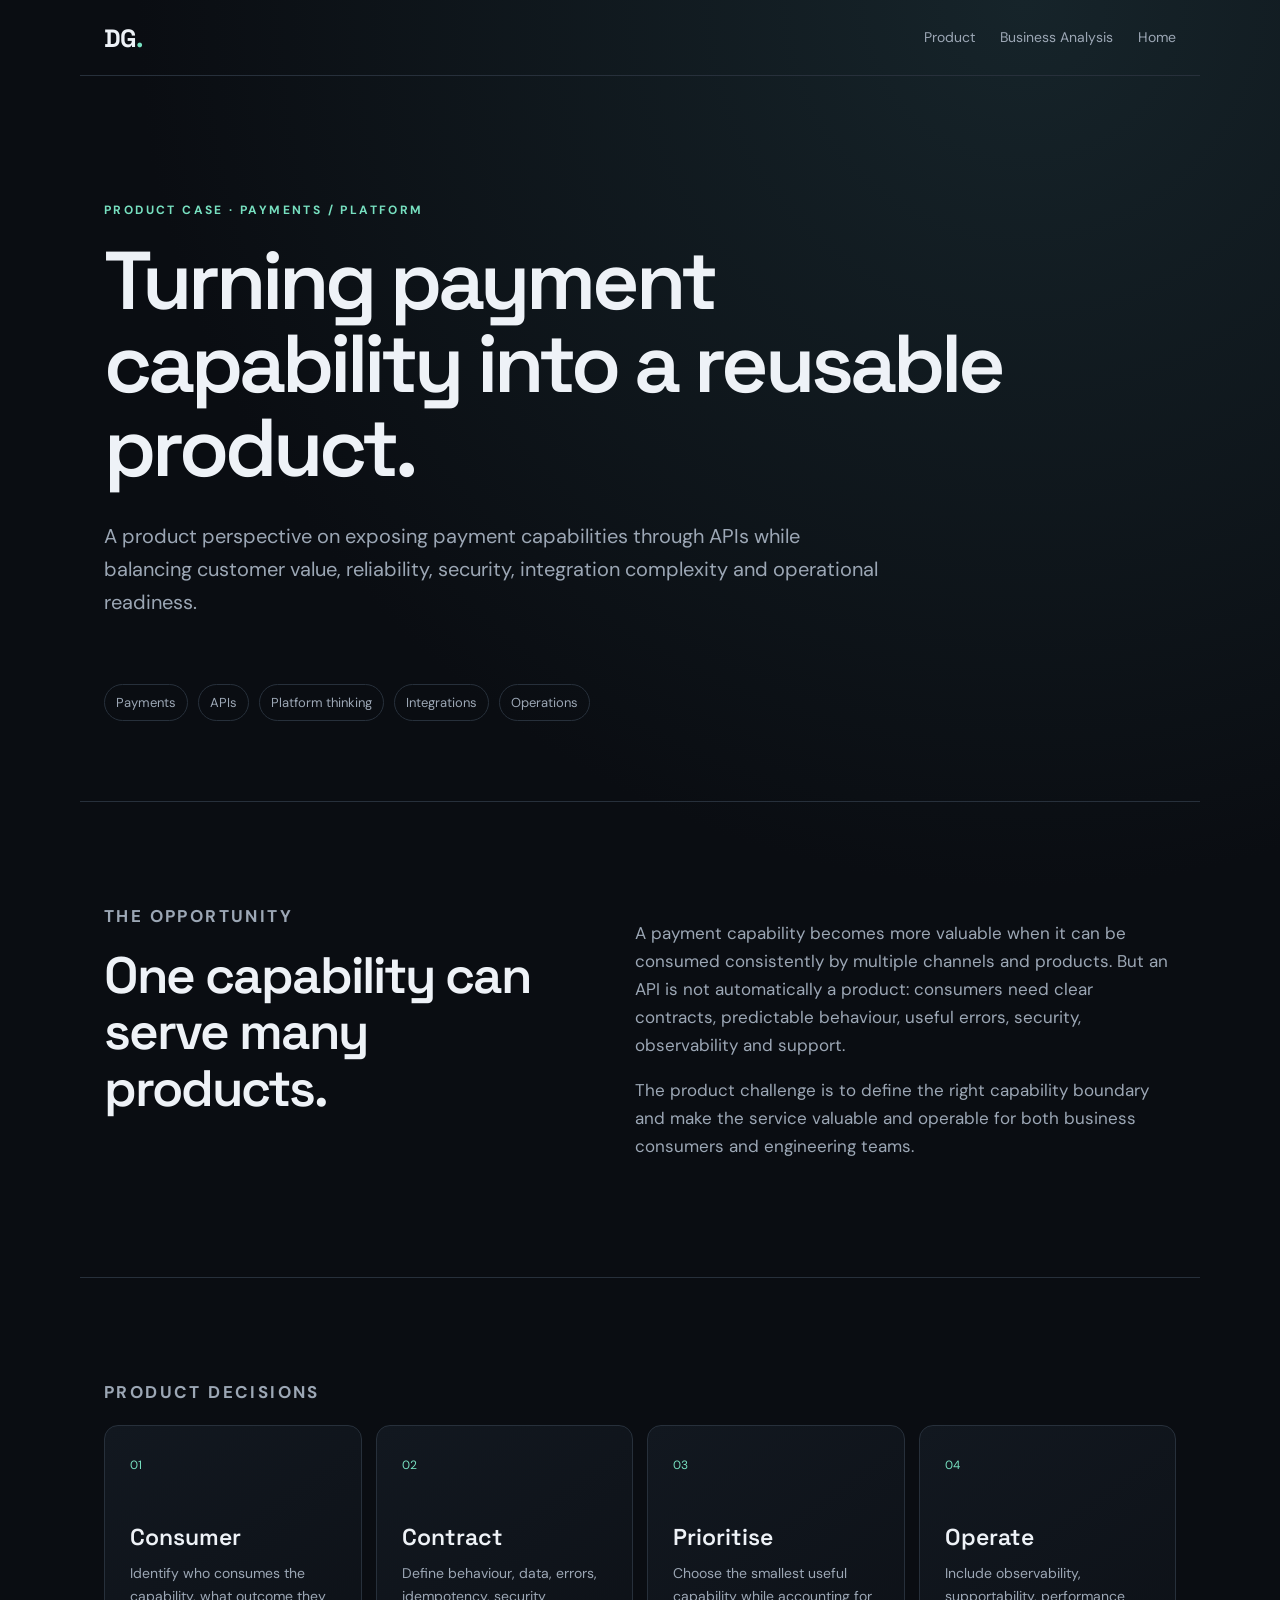
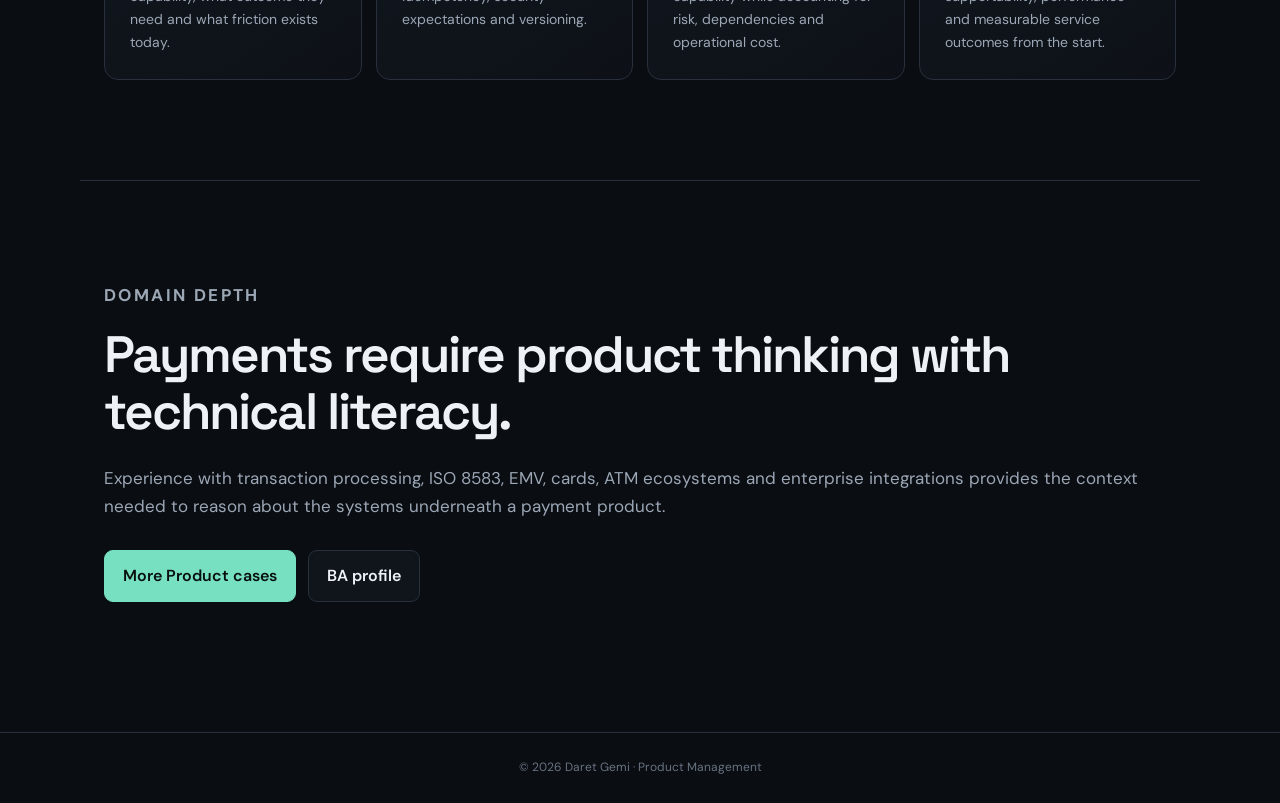
<file: product-management/cases/payment-api-product.html>
<!doctype html><html lang="en"><head><meta charset="utf-8"><meta name="viewport" content="width=device-width,initial-scale=1"><meta name="description" content="Product case study — API-enabled payments product thinking by Daret Gemi."><title>API-Enabled Payments Product | Daret Gemi</title><link rel="stylesheet" href="../../styles.css"></head><body><header class="nav"><a class="brand" href="../../">DG<span>.</span></a><nav><a href="../">Product</a><a href="../../business-analysis/">Business Analysis</a><a href="../../">Home</a></nav></header><main><section class="hero"><p class="eyebrow">PRODUCT CASE · PAYMENTS / PLATFORM</p><h1>Turning payment capability into a reusable product.</h1><p class="lead">A product perspective on exposing payment capabilities through APIs while balancing customer value, reliability, security, integration complexity and operational readiness.</p><div class="signal"><span>Payments</span><span>APIs</span><span>Platform thinking</span><span>Integrations</span><span>Operations</span></div></section><section class="section split"><div><p class="eyebrow">THE OPPORTUNITY</p><h2>One capability can serve many products.</h2></div><div><p>A payment capability becomes more valuable when it can be consumed consistently by multiple channels and products. But an API is not automatically a product: consumers need clear contracts, predictable behaviour, useful errors, security, observability and support.</p><p>The product challenge is to define the right capability boundary and make the service valuable and operable for both business consumers and engineering teams.</p></div></section><section class="section"><p class="eyebrow">PRODUCT DECISIONS</p><div class="grid"><article><span class="number">01</span><h3>Consumer</h3><p>Identify who consumes the capability, what outcome they need and what friction exists today.</p></article><article><span class="number">02</span><h3>Contract</h3><p>Define behaviour, data, errors, idempotency, security expectations and versioning.</p></article><article><span class="number">03</span><h3>Prioritise</h3><p>Choose the smallest useful capability while accounting for risk, dependencies and operational cost.</p></article><article><span class="number">04</span><h3>Operate</h3><p>Include observability, supportability, performance and measurable service outcomes from the start.</p></article></div></section><section class="section"><p class="eyebrow">DOMAIN DEPTH</p><h2>Payments require product thinking with technical literacy.</h2><p>Experience with transaction processing, ISO 8583, EMV, cards, ATM ecosystems and enterprise integrations provides the context needed to reason about the systems underneath a payment product.</p><div class="actions"><a class="button primary" href="../">More Product cases</a><a class="button" href="../../business-analysis/">BA profile</a></div></section></main><footer>© 2026 Daret Gemi · Product Management</footer></body></html>
</file>
<file: styles.css>
@import url('https://fonts.googleapis.com/css2?family=DM+Sans:wght@400;500;600;700&family=Space+Grotesk:wght@500;600;700&display=swap');
:root{--bg:#0a0d12;--panel:#11161e;--text:#eef2f7;--muted:#9ca7b5;--line:#27303b;--accent:#77e0c0;--accent2:#7aa7ff;--max:1120px}*{box-sizing:border-box}html{scroll-behavior:smooth}body{margin:0;background:radial-gradient(circle at 80% 0%,#16242a 0,#0a0d12 34%);color:var(--text);font-family:'DM Sans',sans-serif;line-height:1.65}a{color:inherit;text-decoration:none}.nav{height:76px;max-width:var(--max);margin:auto;padding:0 24px;display:flex;align-items:center;justify-content:space-between;border-bottom:1px solid var(--line)}.brand{font:700 25px 'Space Grotesk';letter-spacing:-1px}.brand span{color:var(--accent)}nav{display:flex;gap:25px;font-size:14px;color:var(--muted)}nav a:hover{color:var(--text)}main{overflow:hidden}.hero{max-width:var(--max);margin:auto;padding:125px 24px 80px;min-height:690px}.eyebrow{font-size:12px;font-weight:700;letter-spacing:2.4px;color:var(--accent);margin:0 0 18px}.hero h1{font:600 clamp(44px,7vw,82px)/1.02 'Space Grotesk';letter-spacing:-4px;max-width:920px;margin:0}.lead{font-size:20px;color:var(--muted);max-width:780px;margin:30px 0}.actions{display:flex;gap:12px;flex-wrap:wrap;margin:30px 0}.button{display:inline-block;padding:12px 18px;border:1px solid var(--line);border-radius:9px;background:#10151c;font-weight:600}.button:hover{border-color:#526171;transform:translateY(-1px)}.button.primary{background:var(--accent);border-color:var(--accent);color:#07100d}.signal{display:flex;gap:10px;flex-wrap:wrap;margin-top:65px}.signal span{padding:7px 11px;border:1px solid var(--line);border-radius:999px;color:var(--muted);font-size:13px}.section{max-width:var(--max);margin:auto;padding:100px 24px;border-top:1px solid var(--line)}.split{display:grid;grid-template-columns:1fr 1.2fr;gap:80px}.section h2{font:600 clamp(32px,4vw,52px)/1.1 'Space Grotesk';letter-spacing:-2px;margin:0 0 24px}.section p{color:var(--muted);font-size:17px}.grid{display:grid;grid-template-columns:repeat(4,1fr);gap:14px}.grid article,.case{background:linear-gradient(145deg,#121820,#0d1117);border:1px solid var(--line);border-radius:14px;padding:25px}.grid article{min-height:230px}.number{color:var(--accent);font-size:12px}.grid h3,.case h3{font:600 23px 'Space Grotesk';margin:45px 0 10px}.grid p,.case p{font-size:14px;margin:0}.section-head{display:grid;grid-template-columns:1fr 1fr;gap:70px;margin-bottom:35px}.section-head>p{align-self:end}.cases{display:grid;grid-template-columns:1fr 1fr;gap:14px}.case{transition:.2s}.case:hover{border-color:#526171;transform:translateY(-3px)}.case span{font-size:11px;letter-spacing:1.8px;color:var(--accent2)}.case h3{margin:30px 0 12px;font-size:27px}.case b{display:block;margin-top:28px;color:var(--accent)}.contact{padding-bottom:120px}.contact h2{max-width:850px}.contact p{max-width:720px}footer{border-top:1px solid var(--line);padding:25px 24px;text-align:center;color:#687381;font-size:12px}@media(max-width:800px){nav{display:none}.hero{padding-top:85px;min-height:auto}.hero h1{letter-spacing:-2px}.split,.section-head,.cases{grid-template-columns:1fr;gap:30px}.grid{grid-template-columns:1fr 1fr}.section{padding:75px 24px}}@media(max-width:500px){.grid{grid-template-columns:1fr}.hero h1{font-size:45px}}
</file>
